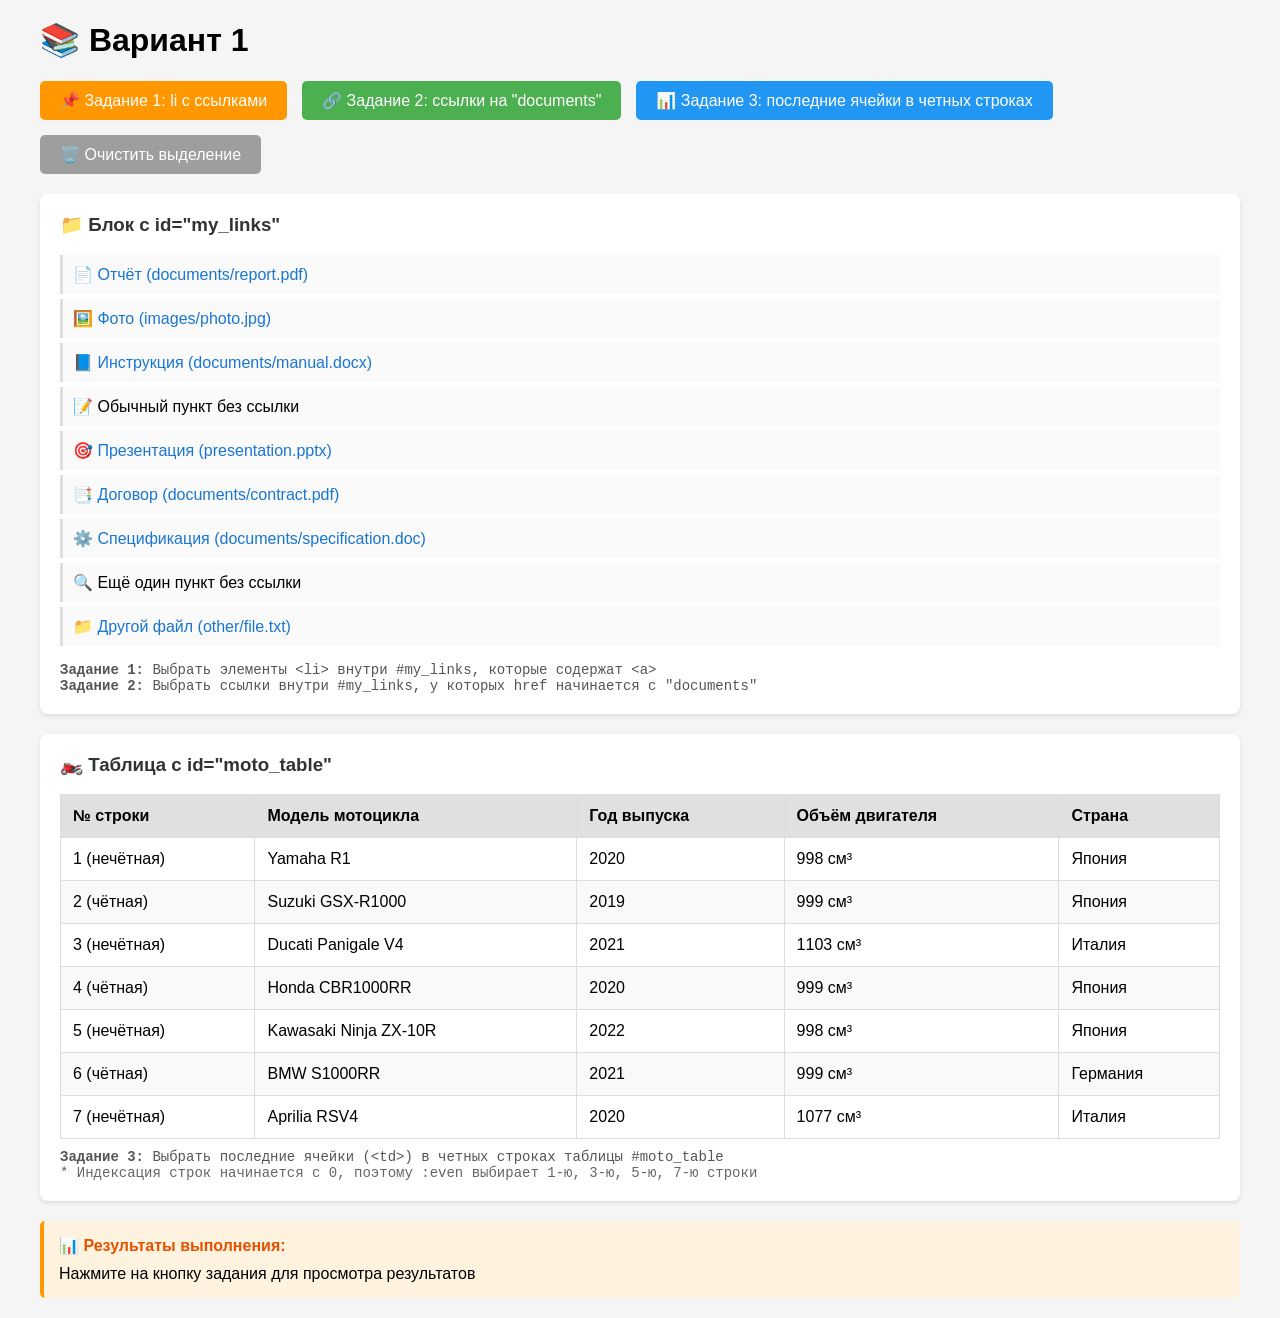
<file: 8.html>
<!DOCTYPE html>
<html lang="ru">
<head>
    <meta charset="UTF-8">
    <title>Лабораторная работа - Вариант 1</title>
    <script src="https://ajax.googleapis.com/ajax/libs/jquery/3.7.1/jquery.min.js"></script>
    <style>
        body {
            font-family: Arial, sans-serif;
            margin: 20px;
            background-color: #f5f5f5;
        }
        
        .container {
            max-width: 1200px;
            margin: 0 auto;
        }
        
        /* Стили для блоков */
        .block {
            background: white;
            border-radius: 8px;
            padding: 20px;
            margin-bottom: 20px;
            box-shadow: 0 2px 4px rgba(0,0,0,0.1);
        }
        
        .block h3 {
            margin-top: 0;
            color: #333;
        }
        
        /* Стили для выделения */
        .highlight-task1 {
            background-color: #ffeb3b !important;
            border: 2px solid #f9a825 !important;
            padding: 5px;
            transition: all 0.3s ease;
        }
        
        .highlight-task2 {
            background-color: #81c784 !important;
            border: 2px solid #388e3c !important;
            padding: 5px;
            transition: all 0.3s ease;
        }
        
        .highlight-task3 {
            background-color: #64b5f6 !important;
            border: 2px solid #1565c0 !important;
            font-weight: bold !important;
            transition: all 0.3s ease;
        }
        
        /* Стили для кнопок */
        .button-group {
            display: flex;
            gap: 15px;
            margin-bottom: 20px;
            flex-wrap: wrap;
        }
        
        .btn {
            padding: 10px 20px;
            font-size: 16px;
            border: none;
            border-radius: 5px;
            cursor: pointer;
            transition: transform 0.2s, background-color 0.2s;
        }
        
        .btn:hover {
            transform: translateY(-2px);
        }
        
        .btn-task1 {
            background-color: #ff9800;
            color: white;
        }
        
        .btn-task1:hover {
            background-color: #f57c00;
        }
        
        .btn-task2 {
            background-color: #4caf50;
            color: white;
        }
        
        .btn-task2:hover {
            background-color: #388e3c;
        }
        
        .btn-task3 {
            background-color: #2196f3;
            color: white;
        }
        
        .btn-task3:hover {
            background-color: #1976d2;
        }
        
        .btn-clear {
            background-color: #9e9e9e;
            color: white;
        }
        
        .btn-clear:hover {
            background-color: #757575;
        }
        
        /* Стили для списка */
        #my_links ul {
            list-style: none;
            padding: 0;
        }
        
        #my_links li {
            padding: 10px;
            margin: 5px 0;
            background-color: #fafafa;
            border-left: 3px solid #ddd;
        }
        
        #my_links a {
            text-decoration: none;
            color: #1976d2;
        }
        
        #my_links a:hover {
            text-decoration: underline;
        }
        
        /* Стили для таблицы */
        table {
            width: 100%;
            border-collapse: collapse;
        }
        
        th, td {
            border: 1px solid #ddd;
            padding: 12px;
            text-align: left;
        }
        
        th {
            background-color: #e0e0e0;
        }
        
        tr {
            transition: background-color 0.3s ease;
        }
        
        /* Информационная панель */
        .info-panel {
            background-color: #fff3e0;
            border-left: 4px solid #ff9800;
            padding: 15px;
            margin-top: 20px;
            border-radius: 5px;
        }
        
        .info-panel h4 {
            margin: 0 0 10px 0;
            color: #e65100;
}
        
        .info-text {
            font-family: monospace;
            font-size: 14px;
            color: #555;
        }
        
        .counter {
            font-weight: bold;
            color: #ff9800;
        }
    </style>
</head>
<body>
<div class="container">
    <h1>📚 Вариант 1</h1>
    
    <!-- Кнопки управления -->
    <div class="button-group">
        <button class="btn btn-task1" id="btnTask1">📌 Задание 1: li с ссылками</button>
        <button class="btn btn-task2" id="btnTask2">🔗 Задание 2: ссылки на "documents"</button>
        <button class="btn btn-task3" id="btnTask3">📊 Задание 3: последние ячейки в четных строках</button>
        <button class="btn btn-clear" id="btnClear">🗑️ Очистить выделение</button>
    </div>
    
    <div class="block" id="block1">
        <h3>📁 Блок с id="my_links"</h3>
        <div id="my_links">
            <ul>
                <li><a href="documents/report.pdf">📄 Отчёт (documents/report.pdf)</a></li>
                <li><a href="images/photo.jpg">🖼️ Фото (images/photo.jpg)</a></li>
                <li><a href="documents/manual.docx">📘 Инструкция (documents/manual.docx)</a></li>
                <li>📝 Обычный пункт без ссылки</li>
                <li><a href="presentation.pptx">🎯 Презентация (presentation.pptx)</a></li>
                <li><a href="documents/contract.pdf">📑 Договор (documents/contract.pdf)</a></li>
                <li><a href="documents/specification.doc">⚙️ Спецификация (documents/specification.doc)</a></li>
                <li>🔍 Ещё один пункт без ссылки</li>
                <li><a href="other/file.txt">📁 Другой файл (other/file.txt)</a></li>
            </ul>
        </div>
        <div class="info-text">
            <strong>Задание 1:</strong> Выбрать элементы &lt;li&gt; внутри #my_links, которые содержат &lt;a&gt;<br>
            <strong>Задание 2:</strong> Выбрать ссылки внутри #my_links, у которых href начинается с "documents"
        </div>
    </div>
    <div class="block" id="block2">
        <h3>🏍️ Таблица с id="moto_table"</h3>
        <div style="overflow-x: auto;">
            <table id="moto_table">
                <thead>
                    <tr>
                        <th>№ строки</th>
                        <th>Модель мотоцикла</th>
                        <th>Год выпуска</th>
                        <th>Объём двигателя</th>
                        <th>Страна</th>
                    </tr>
                </thead>
                <tbody>
                    <tr style="background-color: #fff;">
                        <td>1 (нечётная)</td>
                        <td>Yamaha R1</td>
                        <td>2020</td>
                        <td>998 см³</td>
                        <td>Япония</td>
                    </tr>
                    <tr style="background-color: #f9f9f9;">
                        <td>2 (чётная)</td>
                        <td>Suzuki GSX-R1000</td>
                        <td>2019</td>
                        <td>999 см³</td>
                        <td>Япония</td>
                    </tr>
                    <tr style="background-color: #fff;">
                        <td>3 (нечётная)</td>
                        <td>Ducati Panigale V4</td>
                        <td>2021</td>
                        <td>1103 см³</td>
                        <td>Италия</td>
                    </tr>
                    <tr style="background-color: #f9f9f9;">
                        <td>4 (чётная)</td>
                        <td>Honda CBR1000RR</td>
                        <td>2020</td>
                        <td>999 см³</td>
                        <td>Япония</td>
                    </tr>
                    <tr style="background-color: #fff;">
                        <td>5 (нечётная)</td>
                        <td>Kawasaki Ninja ZX-10R</td>
                        <td>2022</td>
<td>998 см³</td>
                        <td>Япония</td>
                    </tr>
                    <tr style="background-color: #f9f9f9;">
                        <td>6 (чётная)</td>
                        <td>BMW S1000RR</td>
                        <td>2021</td>
                        <td>999 см³</td>
                        <td>Германия</td>
                    </tr>
                    <tr style="background-color: #fff;">
                        <td>7 (нечётная)</td>
                        <td>Aprilia RSV4</td>
                        <td>2020</td>
                        <td>1077 см³</td>
                        <td>Италия</td>
                    </tr>
                </tbody>
            </table>
        </div>
        <div class="info-text" style="margin-top: 10px;">
            <strong>Задание 3:</strong> Выбрать последние ячейки (&lt;td&gt;) в четных строках таблицы #moto_table<br>
            <span style="color: #666;">* Индексация строк начинается с 0, поэтому :even выбирает 1-ю, 3-ю, 5-ю, 7-ю строки</span>
        </div>
    </div>
    
    <!-- Информационная панель -->
    <div class="info-panel" id="infoPanel">
        <h4>📊 Результаты выполнения:</h4>
        <div id="resultInfo">
            Нажмите на кнопку задания для просмотра результатов
        </div>
    </div>
</div>

<script>
    $(document).ready(function() {
        $("#btnTask1").click(function() {
            clearHighlights();
            var elements = $("#my_links li:has(a)");
            elements.addClass("highlight-task1");
            if(elements.length > 0) {
                $('html, body').animate({
                    scrollTop: elements.first().offset().top - 100
                }, 500);
            }
            var elementList = [];
            elements.each(function(index) {
                var text = $(this).text().trim().substring(0, 50);
                elementList.push((index+1) + ". " + text);
            });
            
            $("#resultInfo").html(`
                <strong>✅ Задание 1 выполнено!</strong><br>
                <strong>Селектор:</strong> $("#my_links li:has(a)")<br>
                <strong>Найдено элементов:</strong> <span class="counter">${elements.length}</span><br>
                <strong>Найденные элементы (li с ссылками):</strong><br>
                ${elementList.join("<br>")}
            `);
        });
        $("#btnTask2").click(function() {
            clearHighlights();
            var elements = $("#my_links a[href^='documents']");
            elements.addClass("highlight-task2");
            elements.parent("li").addClass("highlight-task2");
            if(elements.length > 0) {
                $('html, body').animate({
                    scrollTop: elements.first().offset().top - 100
                }, 500);
            }
            var elementList = [];
            elements.each(function(index) {
                var href = $(this).attr("href");
                var text = $(this).text().trim();
                elementList.push((index+1) + ". " + text + " → " + href);
            });
            
            $("#resultInfo").html(`
                <strong>✅ Задание 2 выполнено!</strong><br>
                <strong>Селектор:</strong> $("#my_links a[href^='documents']")<br>
<strong>Найдено ссылок:</strong> <span class="counter">${elements.length}</span><br>
                <strong>Найденные ссылки (href начинается с "documents"):</strong><br>
                ${elementList.join("<br>")}
            `);
        });
        
        $("#btnTask3").click(function() {
            clearHighlights();

            var elements = $("#moto_table tr:even > td:last-child");
            elements.addClass("highlight-task3");
            if(elements.length > 0) {
                $('html, body').animate({
                    scrollTop: elements.first().offset().top - 100
                }, 500);
            }
            var elementList = [];
            elements.each(function(index) {
                var rowIndex = $(this).closest("tr").index();
                var value = $(this).text().trim();
                elementList.push((index+1) + ". Строка " + (rowIndex+1) + " (индекс " + rowIndex + ") → " + value);
            });
            
            $("#resultInfo").html(`
                <strong>✅ Задание 3 выполнено!</strong><br>
                <strong>Селектор:</strong> $("#moto_table tr:even > td:last-child")<br>
                <strong>Найдено ячеек:</strong> <span class="counter">${elements.length}</span><br>
                <strong>Найденные ячейки (последние ячейки в чётных строках):</strong><br>
                ${elementList.join("<br>")}<br><br>
                <span style="font-size: 12px; color: #666;">💡 Примечание: индексация строк начинается с 0, поэтому :even даёт строки с номерами 1, 3, 5, 7...</span>
            `);
        });
        
        // ========== ОЧИСТКА ВЫДЕЛЕНИЯ ==========
        $("#btnClear").click(function() {
            clearHighlights();
            $("#resultInfo").html("Выделение очищено. Нажмите на кнопку задания для просмотра результатов.");
        });
        
        // Функция очистки всех выделений
        function clearHighlights() {
            $(".highlight-task1").removeClass("highlight-task1");
            $(".highlight-task2").removeClass("highlight-task2");
            $(".highlight-task3").removeClass("highlight-task3");
        }
        
    });
</script>
</body>
</html>
</file>
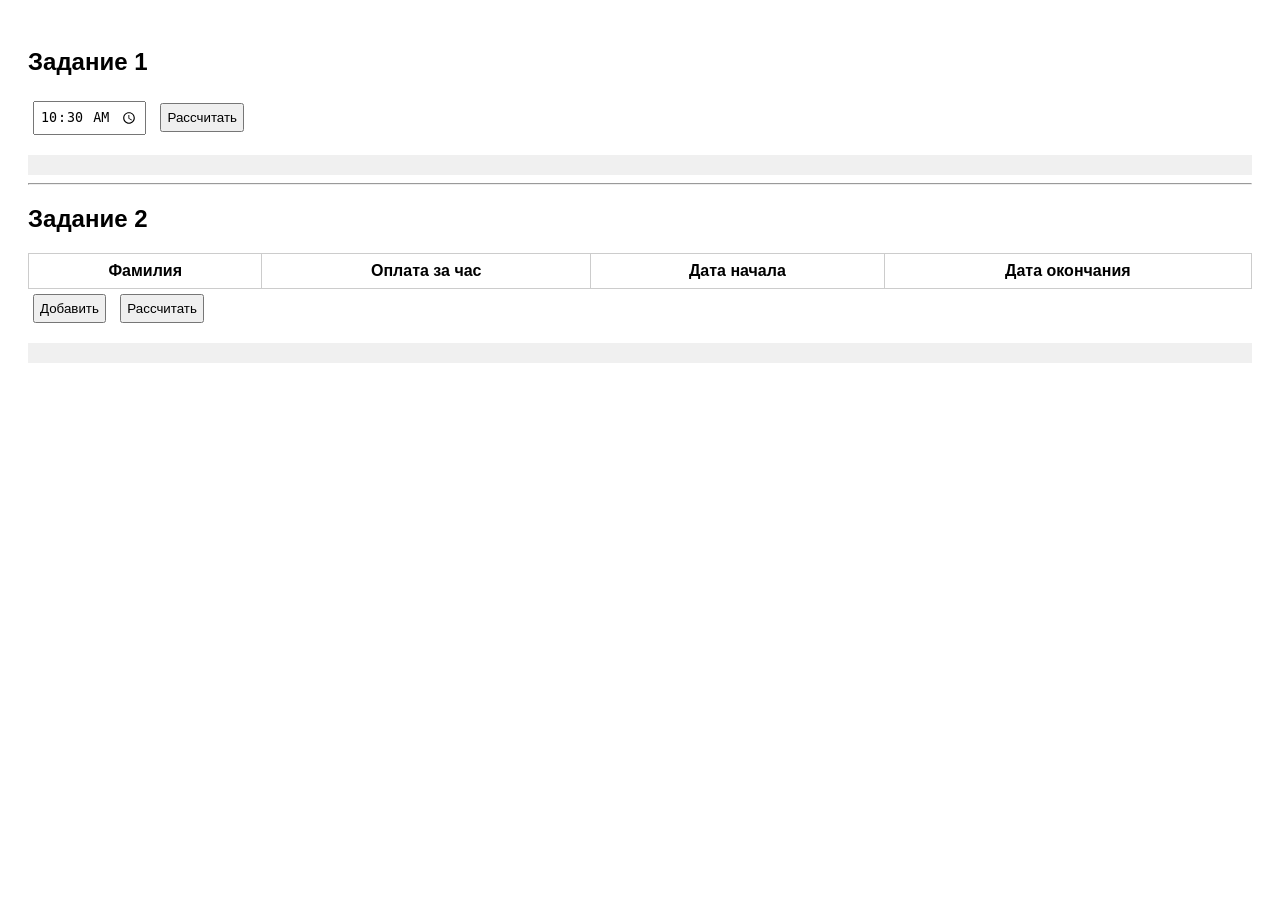
<file: l5.html>
<!DOCTYPE html>
<html lang="ru">
<head>
<meta charset="UTF-8">
<title>Лабораторная работа</title>

<style>
body{
    font-family: Arial;
    padding:20px;
}

table{
    border-collapse: collapse;
    width:100%;
    margin-top:15px;
}

th, td{
    border:1px solid #ccc;
    padding:8px;
}

input, button{
    padding:5px;
    margin:5px;
}

.result{
    margin-top:15px;
    padding:10px;
    background:#f0f0f0;
}
</style>
</head>

<body>

<h2>Задание 1</h2>

<input type="time" id="timeInput" value="10:30">
<button onclick="calcMinutes()">Рассчитать</button>

<div id="minutesResult" class="result"></div>

<hr>

<h2>Задание 2</h2>

<table border="1">
<thead>
<tr>
    <th>Фамилия</th>
    <th>Оплата за час</th>
    <th>Дата начала</th>
    <th>Дата окончания</th>
</tr>
</thead>
<tbody id="empBody"></tbody>
</table>

<button onclick="Data.addRow()">Добавить</button>
<button onclick="Data.calculate()">Рассчитать</button>

<div id="results" class="result"></div>

<script>
// =====================
// ЗАДАНИЕ 1
// =====================
function calcMinutes(){
    let value = document.getElementById("timeInput").value;
    if(value === ""){
        document.getElementById("minutesResult").innerHTML = "Введите время";
        return;
    }
    let date = new Date("2025-01-01T" + value);
    let hours = date.getHours();
    let minutes = date.getMinutes();
    let startHours = 9;
    let startMinutes = 0;
    let total = hours * 60 + minutes;
    let start = startHours * 60 + startMinutes;
    if(total < start){
        document.getElementById("minutesResult").innerHTML = "Занятие еще не началось";
    }else{
        let diff = total - start;
        document.getElementById("minutesResult").innerHTML = "От начала занятия прошло " + diff + " минут";
    }
}

// =====================
// ЗАДАНИЕ 2
// =====================
const Data = {
    employees: [],

    // Сохранение в localStorage
    saveToStorage: function(){
        localStorage.setItem("employeesData", JSON.stringify(this.employees));
        console.log("Сохранено:", this.employees); // Для отладки
    },

    // Загрузка из localStorage
    loadFromStorage: function(){
        let saved = localStorage.getItem("employeesData");
        console.log("Загружено из storage:", saved); // Для отладки
        
        if(saved){
            this.employees = JSON.parse(saved);
        }else{
            // Данные по умолчанию
            this.employees = [
                {lastName:"Иванов", rate:250, start:"2025-04-01", end:"2025-04-10"},
                {lastName:"Петров", rate:300, start:"2025-04-05", end:"2025-04-15"},
                {lastName:"Сидоров", rate:280, start:"2025-04-07", end:"2025-04-20"},
                {lastName:"Козлова", rate:350, start:"2025-04-01", end:"2025-04-12"},
                {lastName:"Морозов", rate:320, start:"2025-04-10", end:"2025-04-25"},
                {lastName:"Васильева", rate:400, start:"2025-04-03", end:"2025-04-18"},
                {lastName:"Никитин", rate:270, start:"2025-04-08", end:"2025-04-22"}
            ];
            this.saveToStorage();
        }
        this.renderTable();
    },

    renderTable: function(){
        let body = document.getElementById("empBody");
        if(!body){
            console.error("Элемент empBody не найден!");
            return;
        }
        body.innerHTML = "";
        
        for(let i = 0; i < this.employees.length; i++){
            let e = this.employees[i];
            let row = body.insertRow();
            
            let cell1 = row.insertCell(0);
            let input1 = document.createElement("input");
            input1.type = "text";
            input1.value = e.lastName;
            input1.onchange = function(){ Data.updateField(i, 'lastName', this.value); };
            cell1.appendChild(input1);
            
            let cell2 = row.insertCell(1);
            let input2 = document.createElement("input");
            input2.type = "number";
            input2.value = e.rate;
            input2.onchange = function(){ Data.updateField(i, 'rate', parseFloat(this.value)); };
            cell2.appendChild(input2);
            
            let cell3 = row.insertCell(2);
            let input3 = document.createElement("input");
            input3.type = "date";
            input3.value = e.start;
            input3.onchange = function(){ Data.updateField(i, 'start', this.value); };
            cell3.appendChild(input3);
            
            let cell4 = row.insertCell(3);
            let input4 = document.createElement("input");
            input4.type = "date";
            input4.value = e.end;
            input4.onchange = function(){ Data.updateField(i, 'end', this.value); };
            cell4.appendChild(input4);
        }
    },

    updateField: function(index, field, value){
        this.employees[index][field] = value;
        this.saveToStorage();
    },

    addRow: function(){
        this.employees.push({lastName:"Новый", rate:100, start:"2025-04-01", end:"2025-04-05"});
        this.renderTable();
        this.saveToStorage();
    },

    workDays: function(startStr, endStr){
        if(!startStr || !endStr) return 0;
        let start = new Date(startStr);
        let end = new Date(endStr);
        let days = 0;
        let current = new Date(start);
        while(current <= end){
            let day = current.getDay();
            if(day != 0 && day != 6) days++;
            current.setDate(current.getDate() + 1);
        }
        return days;
    },

    weekendDays: function(startStr, endStr){
        if(!startStr || !endStr) return 0;
        let start = new Date(startStr);
        let end = new Date(endStr);
        let days = 0;
        let current = new Date(start);
        while(current <= end){
            let day = current.getDay();
            if(day == 0 || day == 6) days++;
            current.setDate(current.getDate() + 1);
        }
        return days;
    },

    calculate: function(){
        let html = "<h3>Результаты расчета:</h3>";
        for(let i = 0; i < this.employees.length; i++){
            let e = this.employees[i];
            if(!e.lastName || !e.start  || !e.end || !e.rate){
                html += <div><b>${e.lastName || "Нет фамилии"}</b> - данные не заполнены</div>;
                continue;
            }
            let work = this.workDays(e.start, e.end);
            let weekend = this.weekendDays(e.start, e.end);
            let money = work * 8 * parseFloat(e.rate);
            html += `
                <div style="margin-bottom:15px; border-bottom:1px solid #ccc;">
                    <b>${e.lastName}</b><br>
                    Рабочих дней: ${work}<br>
                    Выходных дней: ${weekend}<br>
                    Гонорар: ${money} руб.
                </div>
            `;
        }
        document.getElementById("results").innerHTML = html;
    }
};

// Запускаем после полной загрузки страницы
window.addEventListener('DOMContentLoaded', function() {
    Data.loadFromStorage();
});
</script>

</body>
</html>
</file>
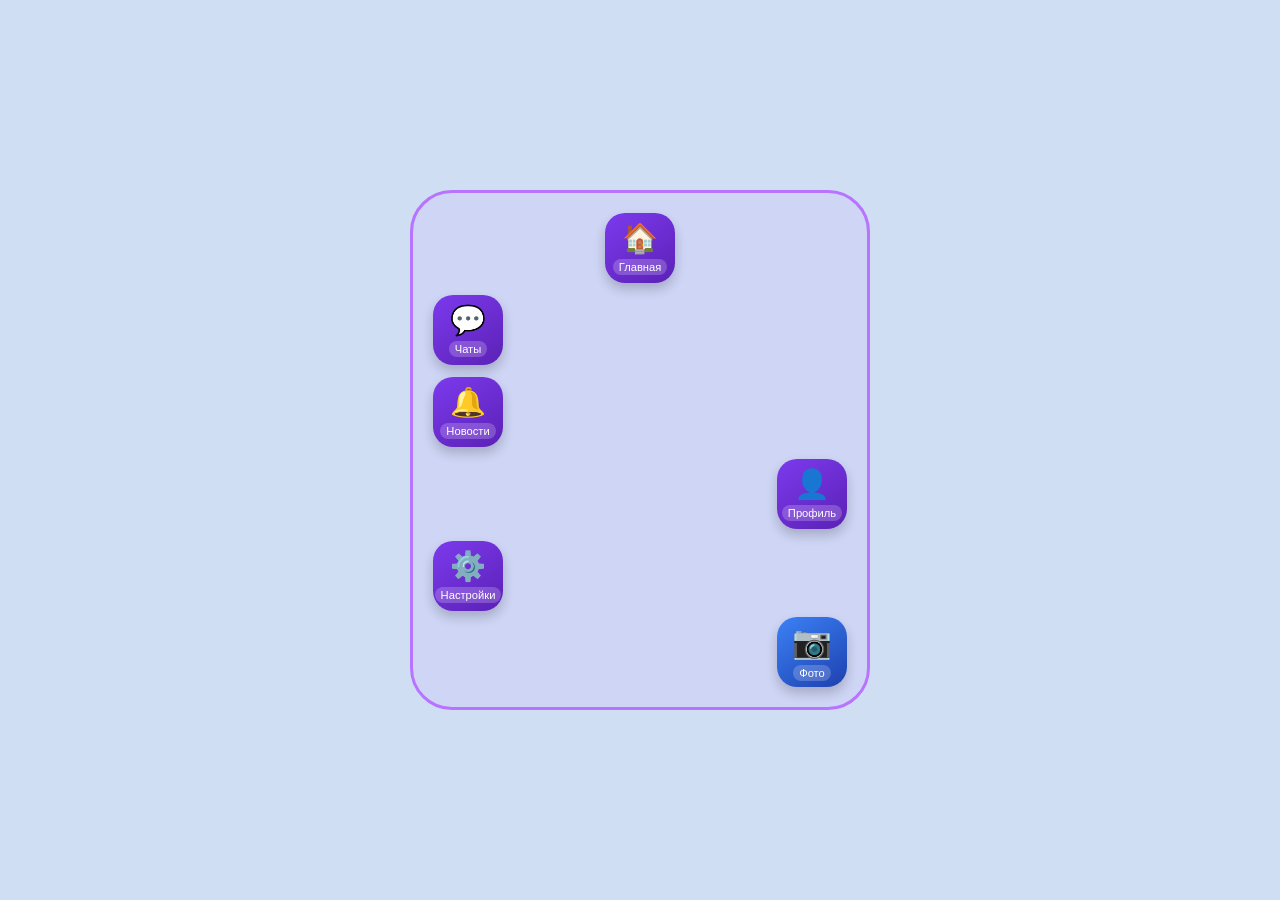
<file: Untitled-1.html>
<!DOCTYPE html>
<html lang="ru">
<head>
    <meta charset="UTF-8">
    <title>Flexbox — Навигационное меню</title>
    <style>
        * {
            margin: 0;
            padding: 0;
            box-sizing: border-box;
        }

        body {
            background: #cfdef3;
            min-height: 100vh;
            display: flex;
            justify-content: center;
            align-items: center;
            font-family: 'Segoe UI', Roboto, sans-serif;
        }

        .container {
            border: 3px solid #b873ff;
            background: rgba(200, 160, 255, 0.15);
            padding: 20px;
            border-radius: 42px;
            width: 460px;
            height: 520px;
            display: flex;
            flex-direction: column;
            justify-content: space-between;
        }

        .top-group {
            display: flex;
            flex-direction: column;
            gap: 12px;
        }

        .row {
            display: flex;
            justify-content: space-between;
            width: 100%;
        }

        .row-center {
            display: flex;
            justify-content: center;
        }

        .row-left {
            display: flex;
            justify-content: flex-start;
        }

        .card {
            width: 70px;
            height: 70px;
            border-radius: 20px;
            display: flex;
            flex-direction: column;
            justify-content: center;
            align-items: center;
            font-size: 0.9rem;
            font-weight: bold;
            color: white;
            background: linear-gradient(145deg, #7c3aed, #5b21b6);
            box-shadow: 0 6px 12px rgba(0,0,0,0.2);
            text-align: center;
            padding: 6px;
            transition: transform 0.2s;
            cursor: pointer;
        }

        .card:hover {
            transform: scale(1.05);
            background: linear-gradient(145deg, #8b5cf6, #6d28d9);
        }

        .card-icon {
            font-size: 1.8rem;
            margin-bottom: 4px;
        }

        .card-text {
            font-size: 0.7rem;
            font-weight: normal;
            background: rgba(255,255,255,0.2);
            padding: 2px 6px;
            border-radius: 20px;
        }
        .card-image {
            background: linear-gradient(145deg, #3b82f6, #1e40af);
        }
        
        .card-image .card-icon {
            font-size: 2rem;
        }

        .bottom-row {
            display: flex;
            justify-content: flex-end;
        }
    </style>
</head>
<body>
    <div class="container">
        <div class="top-group">
            <div class="row-center">
                <div class="card">
                    <div class="card-icon">🏠</div>
                    <div class="card-text">Главная</div>
                </div>
            </div>
            <div class="row-left">
                <div class="card">
                    <div class="card-icon">💬</div>
                    <div class="card-text">Чаты</div>
                </div>
            </div>
            <div class="row-left">
                <div class="card">
                    <div class="card-icon">🔔</div>
                    <div class="card-text">Новости</div>
                </div>
            </div>
            <div class="row">
                <div></div> 
                <div class="card">
                    <div class="card-icon">👤</div>
                    <div class="card-text">Профиль</div>
                </div>
            </div>
            <div class="row-left">
                <div class="card">
                    <div class="card-icon">⚙️</div>
                    <div class="card-text">Настройки</div>
                </div>
            </div>
        </div>
        <div class="bottom-row">
            <div class="card card-image">
                <div class="card-icon">📷</div>
                <div class="card-text">Фото</div>
            </div>
        </div>
    </div>
</body>
</html>
</file>
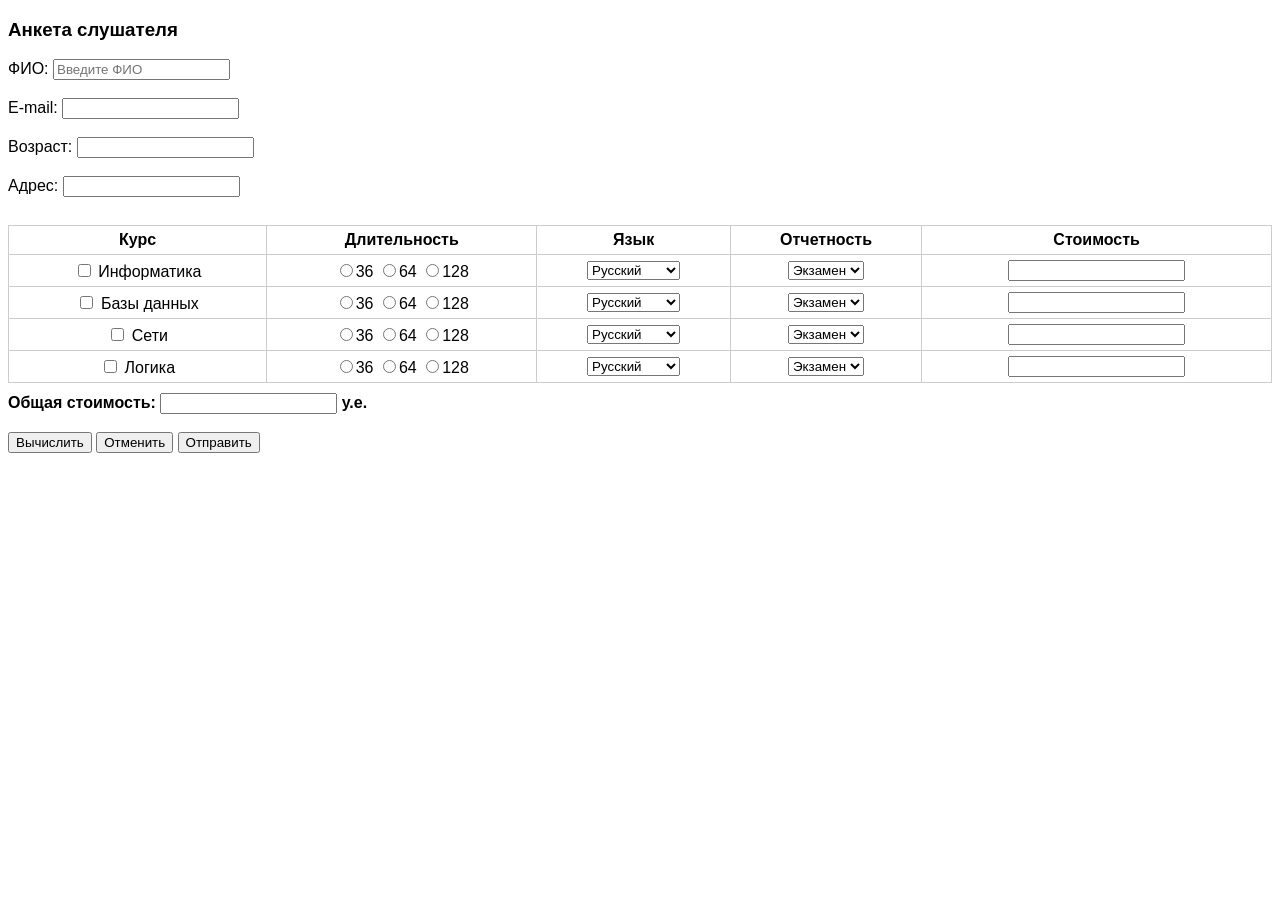
<file: Untitled-2.html>
<!DOCTYPE html>
<html lang="ru">
<head>
<meta charset="UTF-8">
<title>Анкета слушателя курсов</title>
<style>
    body { font-family: Arial; }
    table { border-collapse: collapse; width: 100%; margin-top: 10px; }
    td, th { border: 1px solid #ccc; padding: 5px; text-align: center; }
    .total { margin-top: 10px; font-weight: bold; }
</style>
</head>
<body>

<h3>Анкета слушателя</h3>
<form id="courseForm">
    ФИО: <input type="text" name="fio" required placeholder="Введите ФИО"><br><br>
    E-mail: <input type="email"><br><br>
    Возраст: <input type="number"><br><br>
    Адрес: <input type="text"><br><br>

    <table>
        <tr>
            <th>Курс</th>
            <th>Длительность</th>
            <th>Язык</th>
            <th>Отчетность</th>
            <th>Стоимость</th>
        </tr>

        <tr>
            <td><input type="checkbox" class="course" data-base="10"> Информатика</td>
            <td>
                <input type="radio" name="dur1" value="1">36
                <input type="radio" name="dur1" value="1.5">64
                <input type="radio" name="dur1" value="2">128
            </td>
            <td>
                <select class="lang">
                    <option value="1">Русский</option>
                    <option value="1.2">Английский</option>
                </select>
            </td>
            <td>
                <select class="report">
                    <option value="1">Экзамен</option>
                    <option value="0.8">Зачет</option>
                </select>
            </td>
            <td><input type="text" class="price" readonly></td>
        </tr>

        <tr>
            <td><input type="checkbox" class="course" data-base="8"> Базы данных</td>
            <td>
                <input type="radio" name="dur2" value="1">36
                <input type="radio" name="dur2" value="1.5">64
                <input type="radio" name="dur2" value="2">128
            </td>
            <td>
                <select class="lang">
                    <option value="1">Русский</option>
                    <option value="1.2">Английский</option>
                </select>
            </td>
            <td>
                <select class="report">
                    <option value="1">Экзамен</option>
                    <option value="0.8">Зачет</option>
                </select>
            </td>
            <td><input type="text" class="price" readonly></td>
        </tr>

        <tr>
            <td><input type="checkbox" class="course" data-base="6"> Сети</td>
            <td>
                <input type="radio" name="dur3" value="1">36
                <input type="radio" name="dur3" value="1.5">64
                <input type="radio" name="dur3" value="2">128
            </td>
            <td>
                <select class="lang">
                    <option value="1">Русский</option>
                    <option value="1.2">Английский</option>
                </select>
            </td>
            <td>
                <select class="report">
                    <option value="1">Экзамен</option>
                    <option value="0.8">Зачет</option>
                </select>
            </td>
            <td><input type="text" class="price" readonly></td>
        </tr>

        <tr>
            <td><input type="checkbox" class="course" data-base="5"> Логика</td>
            <td>
                <input type="radio" name="dur4" value="1">36
                <input type="radio" name="dur4" value="1.5">64
                <input type="radio" name="dur4" value="2">128
            </td>
            <td>
                <select class="lang">
                    <option value="1">Русский</option>
                    <option value="1.2">Английский</option>
                </select>
            </td>
            <td>
                <select class="report">
                    <option value="1">Экзамен</option>
                    <option value="0.8">Зачет</option>
                </select>
            </td>
            <td><input type="text" class="price" readonly></td>
        </tr>
    </table>

    <div class="total">
        Общая стоимость:
        <input type="text" id="total" readonly> у.е.
    </div><br>

    <button type="submit">Вычислить</button>
    <button type="reset">Отменить</button>
    <input type = "submit" value = "Отправить">
</form>

<script>
document.getElementById("courseForm").addEventListener("submit", function(e) {
    e.preventDefault();

    let total = 0;
    let rows = document.querySelectorAll("table tr");

    rows.forEach((row, index) => {
        if (index === 0) return;

        let checkbox = row.querySelector(".course");
        let priceField = row.querySelector(".price");

        if (checkbox.checked) {
            let base = parseFloat(checkbox.dataset.base);

            let duration = row.querySelector("input[type=radio]:checked");
            let lang = row.querySelector(".lang").value;
            let report = row.querySelector(".report").value;

            if (duration) {
                let cost = base * duration.value * lang * report;
                priceField.value = cost.toFixed(2);
                total += cost;
            } else {
                priceField.value = "";
            }
        } else {
            priceField.value = "";
        }
    });

    document.getElementById("total").value = total.toFixed(2);
});
</script>

</body>
</html>
</file>
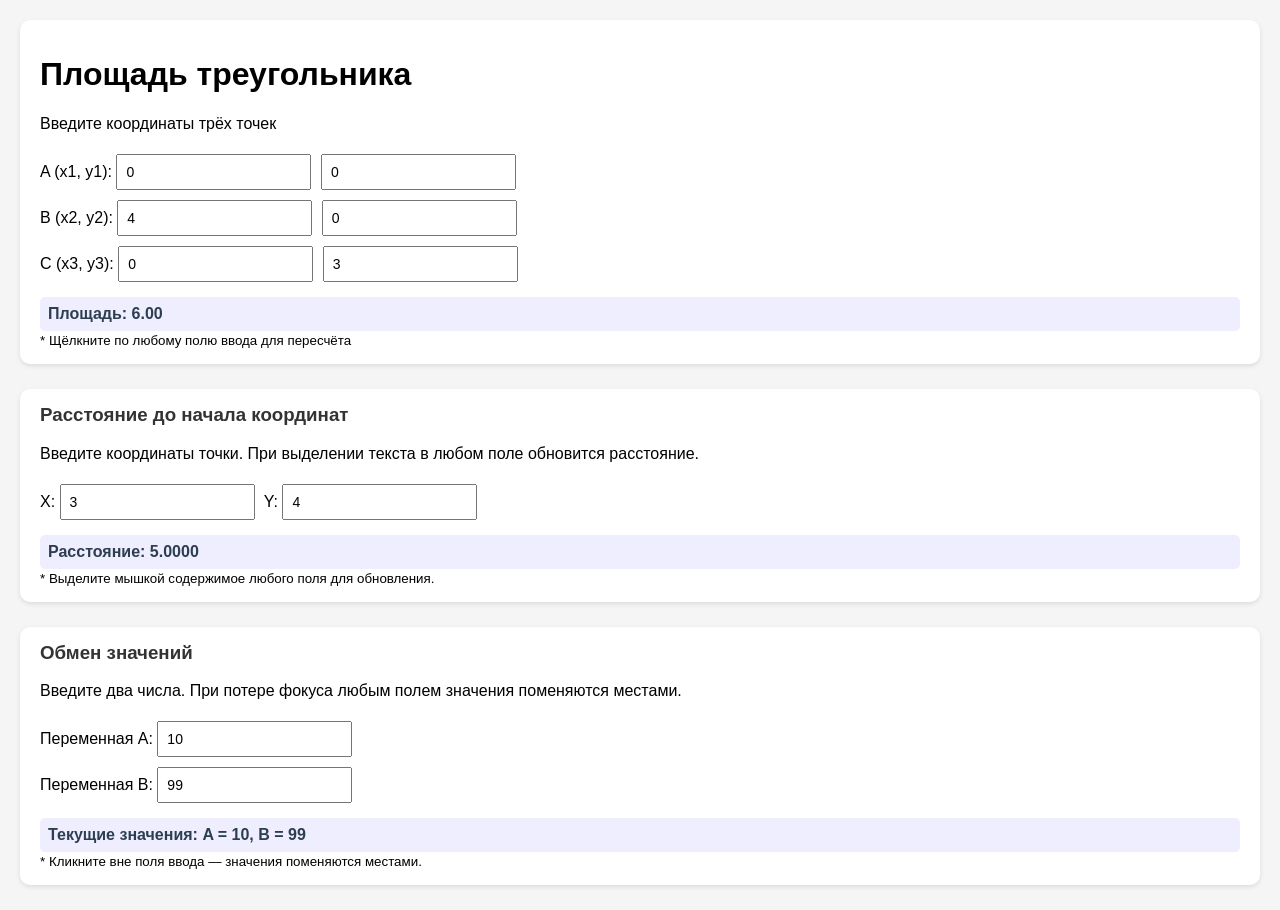
<file: Untitled-3.html>
<!DOCTYPE html>
<head>
    <title>Лабораторная работа: события Focus, Select, Blur</title>
    <style>
        body {
            font-family: Arial, sans-serif;
            margin: 20px;
            background-color: #f5f5f5;
        }
        .block {
            background: white;
            margin-bottom: 25px;
            padding: 15px 20px;
            border-radius: 10px;
            box-shadow: 0 2px 5px rgba(0,0,0,0.1);
        }
        h3 {
            margin-top: 0;
            color: #333;
        }
        input, button {
            margin: 5px 5px 5px 0;
            padding: 8px;
            font-size: 14px;
        }
        .result {
            margin-top: 10px;
            font-weight: bold;
            color: #2c3e50;
            background: #eef;
            padding: 8px;
            border-radius: 5px;
        }
        hr {
            margin: 15px 0;
        }
    </style>
</head>
<body>
<div class="block">
    <h1> Площадь треугольника </h1>
    <p>Введите координаты трёх точек</p>
    <label>A (x1, y1):</label>
    <input type="number" id="x1" value="0" step="any"> 
    <input type="number" id="y1" value="0" step="any"><br>
    <label>B (x2, y2):</label>
    <input type="number" id="x2" value="4" step="any"> 
    <input type="number" id="y2" value="0" step="any"><br>
    <label>C (x3, y3):</label>
    <input type="number" id="x3" value="0" step="any"> 
    <input type="number" id="y3" value="3" step="any"><br>
    <div class="result" id="areaResult">Площадь: 6.00</div>
    <small>* Щёлкните по любому полю ввода для пересчёта</small>
</div>
<div class="block">
    <h3> Расстояние до начала координат </h3>
    <p>Введите координаты точки. При выделении текста в любом поле обновится расстояние.</p>
    <label>X:</label>
    <input type="number" id="pointX" value="3" step="any">
    <label>Y:</label>
    <input type="number" id="pointY" value="4" step="any"><br>
    <div class="result" id="distanceResult">Расстояние: 5.00</div>
    <small>* Выделите мышкой содержимое любого поля для обновления.</small>
</div>
<div class="block">
    <h3> Обмен значений </h3>
    <p>Введите два числа. При потере фокуса любым полем значения поменяются местами.</p>
    <label>Переменная A:</label>
    <input type="number" id="varA" value="10" step="any"><br>
    <label>Переменная B:</label>
    <input type="number" id="varB" value="99" step="any"><br>
    <div class="result" id="swapResult">Текущие значения: A = 10, B = 99</div>
    <small>* Кликните вне поля ввода  — значения поменяются местами.</small>
</div>

<script>
    function calculateTriangleArea() {
        let x1 = parseFloat(document.getElementById('x1').value);
        let y1 = parseFloat(document.getElementById('y1').value);
        let x2 = parseFloat(document.getElementById('x2').value);
        let y2 = parseFloat(document.getElementById('y2').value);
        let x3 = parseFloat(document.getElementById('x3').value);
        let y3 = parseFloat(document.getElementById('y3').value);
        if (isNaN(x1) || isNaN(y1) || isNaN(x2) || isNaN(y2) || isNaN(x3) || isNaN(y3)) {
            document.getElementById('areaResult').innerHTML = 'Площадь: некорректные координаты';
            return;
        }
        let area = Math.abs((x2 - x1) * (y3 - y1) - (x3 - x1) * (y2 - y1)) / 2;
        document.getElementById('areaResult').innerHTML = `Площадь: ${area.toFixed(2)}`;
    }
    const triangleInputs = ['x1', 'y1', 'x2', 'y2', 'x3', 'y3'];
    triangleInputs.forEach(id => {
        let input = document.getElementById(id);
        if (input) {
            input.addEventListener('focus', calculateTriangleArea);
        }
    });
    calculateTriangleArea();
    function calculateDistance() {
        let x = parseFloat(document.getElementById('pointX').value);
        let y = parseFloat(document.getElementById('pointY').value);
        
        if (isNaN(x) || isNaN(y)) {
            document.getElementById('distanceResult').innerHTML = 'Расстояние: некорректные координаты';
            return;
        }
        
        let distance = Math.sqrt(x * x + y * y);
        document.getElementById('distanceResult').innerHTML = `Расстояние: ${distance.toFixed(4)}`;
    }
    document.getElementById('pointX').addEventListener('select', calculateDistance);
    document.getElementById('pointY').addEventListener('select', calculateDistance);
    calculateDistance();
    function swapValues() {
        let inputA = document.getElementById('varA');
        let inputB = document.getElementById('varB');
        let aVal = inputA.value;
        let bVal = inputB.value;
        inputA.value = bVal;
        inputB.value = aVal;
        document.getElementById('swapResult').innerHTML = `Текущие значения: A = ${bVal}, B = ${aVal}`;
    }
    document.getElementById('varA').addEventListener('blur', swapValues);
    document.getElementById('varB').addEventListener('blur', swapValues);
    function updateSwapDisplay() {
        let a = document.getElementById('varA').value;
        let b = document.getElementById('varB').value;
        document.getElementById('swapResult').innerHTML = `Текущие значения: A = ${a}, B = ${b}`;
    }
    updateSwapDisplay();
    document.getElementById('varA').addEventListener('input', updateSwapDisplay);
    document.getElementById('varB').addEventListener('input', updateSwapDisplay);
</script>
</body>
</html>
</file>
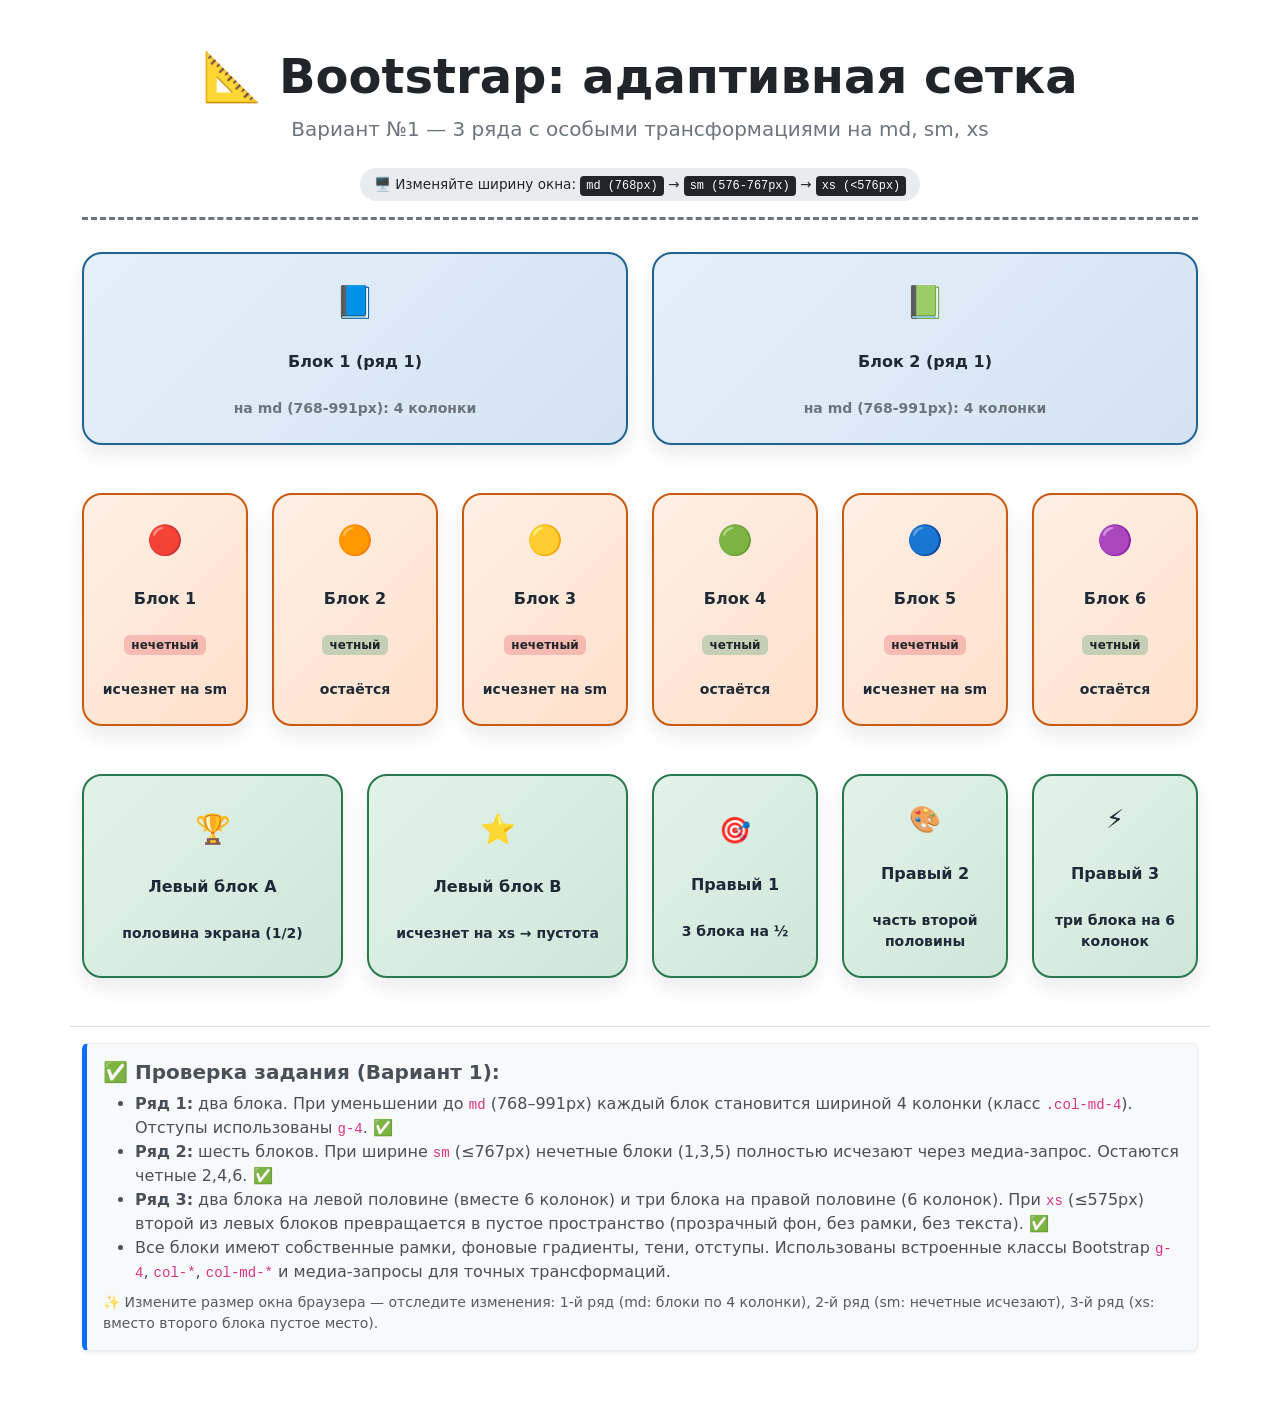
<file: бострап.html>
<!DOCTYPE html>
<html lang="ru">
<head>
    <meta charset="UTF-8">
    <meta name="viewport" content="width=device-width, initial-scale=1.0, user-scalable=yes">
    <title>Bootstrap Адаптивные блоки | Вариант 1</title>
    <!-- Bootstrap 5 CSS CDN -->
    <link href="https://cdn.jsdelivr.net/npm/bootstrap@5.3.0-alpha1/dist/css/bootstrap.min.css" rel="stylesheet">
    <style>
        /* ----- Базовые стили для всех блоков (рамки, отступы, тени, цвета) ----- */
        .custom-block {
            border: 2px solid #2c3e50;
            border-radius: 20px;
            padding: 1.5rem 0.8rem;
            background: linear-gradient(145deg, #ffffff, #f3f6fc);
            box-shadow: 0 10px 20px rgba(0, 0, 0, 0.08);
            transition: all 0.25s ease-in-out;
            text-align: center;
            font-weight: 600;
            font-family: 'Segoe UI', Roboto, system-ui, sans-serif;
            color: #1e2a36;
            height: 100%;
            display: flex;
            flex-direction: column;
            justify-content: center;
            align-items: center;
        }
        /* Разные цветовые темы для рядов (чтобы визуально отличать) */
        .row-1 .custom-block {
            background: linear-gradient(135deg, #e6f0fa, #d4e2f2);
            border-color: #1f6392;
        }
        .row-2 .custom-block {
            background: linear-gradient(135deg, #fff0e5, #ffe0cc);
            border-color: #c95a0f;
        }
        .row-3 .custom-block {
            background: linear-gradient(135deg, #e2f3e9, #d0e6db);
            border-color: #2a784e;
        }
        /* Ховер эффект для всех блоков */
        .custom-block:hover {
            transform: translateY(-5px);
            box-shadow: 0 18px 28px rgba(0, 0, 0, 0.12);
        }
        /* Дополнительные отступы между рядами */
        .section-row {
            margin-bottom: 2.5rem;
        }
        /* Заголовок страницы */
        .info-header {
            text-align: center;
            margin-bottom: 2rem;
            padding-bottom: 1rem;
            border-bottom: 3px dashed #6c757d;
        }
        .badge-resize {
            font-size: 0.85rem;
            background-color: #e9ecef;
            padding: 6px 14px;
            border-radius: 40px;
            display: inline-block;
            margin-top: 8px;
        }
        /* ---------- УСЛОВИЯ ЗАДАНИЯ ---------- */
        /* 1) Первый ряд: при уменьшении до -md- (т.е. ширина < 768px) 
              блоки должны быть шириной по 4 колонки. 
              По умолчанию на больших экранах блоки по 6 колонок (половина). 
              Используем комбинацию col-md-4 (планшет: два блока по 4/12) и col-12 col-lg-6 
              для крупных экранов. */
        
        /* 2) Второй ряд: при уменьшении до -sm- (ширина < 768px? В Bootstrap 5 sm: от 576px до 767px)
           В ТЗ: "-sm- во втором ряду - исчезают нечетные блоки" 
           Значит при max-width: 767.98px (все что меньше md) нечетные блоки скрываются.
           Реализуем через медиа-запрос: при (max-width: 767.98px) прячем нечетные .row-2 .col-*:nth-child(odd)
        */
        @media (max-width: 767.98px) {
            .row-2 .col-12:nth-child(odd),
            .row-2 [class*="col-"]:nth-child(odd) {
                display: none !important;
            }
        }

        /* 3) Третий ряд: при -xs- (max-width: 575.98px) вместо 2-го блока появляется пустое пространство.
              В третьем ряду два блока занимают половину экрана (по 6 колонок) и еще 3 блока на оставшуюся половину.
              Структура третьего ряда: Первые два блока по 6 колонок = 12 колонок? нет, условие:
              "два блока занимающие половину экрана и еще 3 блока на оставшуюся половину" 
              По сути: 2 блока вместе занимают 6 колонок? Или каждый из двух блоков по 6 колонок? Прочитаем внимательно: 
              "в третьем - два блока занимающие половину экрана и еще 3 блока на оставшуюся половину".
              Значит: первые два блока занимают левую половину экрана (например, по 3 колонки на блок или 6 колонок вместе? Обычно интерпретируют: 2 блока расположены вместе на половине экрана, т.е. каждый из двух блоков шириной col-3? Но лучше уточнить: половина экрана = 6 колонок. 
              Два блока на 6 колонок можно разделить: по 3 колонки на каждый блок (col-3 + col-3 = 6). 
              Оставшаяся половина (6 колонок) вмещает 3 блока: значит каждый из трех блоков шириной col-4 (4+4+4=12? Но оставшаяся половина это 6 колонок, 3 блока => по 2 колонки на блок? 
              Чтобы четко соблюсти условие: 2 блока (занимают половину экрана) и 3 блока (вторую половину). Значит левая часть (6 колонок) содержит два блока -> каждый по 3 колонки. Правая часть (6 колонок) содержит три блока -> каждый по 2 колонки.
              Итого: [3][3] | [2][2][2]. Это соответствует фразе "два блока занимающие половину экрана" (вдвоем) и "3 блока на оставшуюся половину". 
              Адаптивность: на xs при <576px, вместо второго блока (из первых двух) появляется пустое пространство. Т.е. скрываем второй блок левой половины, но оставляем колонку пустой (без контента, без рамок).
        */
        /* Базовые классы для 3-го ряда: 
           - два блока на левой половине: .col-6 .col-md-3 (на md+ по 3 колонки, чтобы вместе 6) 
           - три блока на правой половине: .col-6 .col-md-2 (по 2 колонки, 3 блока = 6 колонок)
           Но на экранах <768px чтобы не ломалось: зададим адаптивные брейкпоинты.
           Упростим: используем кастомные классы для сетки: 
           Левая группа: два блока класса .left-half-block (по 3 колонки на md+ и по 12 на xs? но чтобы на xs был эффект пустого второго блока). 
           Правая группа: три блока класса .right-third-block (по 2 колонки на md+ и адаптация на xs). 
           Чтобы управлять пустым пространством на xs: второму блоку левой половины присвоим класс .second-left-block
        */
        /* Стандартное поведение: на экранах >=768px */
        .left-col-item {
            flex: 0 0 auto;
            width: 50%; /* на мобильных показываем по полной, но на планшетах зададим через медиа */
        }
        /* Переопределим для md+ */
        @media (min-width: 768px) {
            .left-col-item {
                width: 25%; /* 3 колонки (12/4 =3) */
            }
            .right-col-item {
                width: 16.666666%; /* 2 колонки из 12 */
            }
        }
        /* Для xs (max-width: 575.98px): превращаем второй блок левой половины в пустое пространство */
        @media (max-width: 575.98px) {
            .second-left-block.empty-xs-space {
                /* пустое пространство: без фона, без рамки, без тени, без контента */
                background: transparent !important;
                border: 2px solid transparent !important;
                box-shadow: none !important;
                color: transparent !important;
                padding: 1.5rem 0.8rem !important;
            }
            .second-left-block.empty-xs-space span,
            .second-left-block.empty-xs-space div,
            .second-left-block.empty-xs-space p,
            .second-left-block.empty-xs-space h6 {
                display: none !important;
            }
            /* сохраняем колонку, но она визуально пустая */
        }
        /* дополнительно для третьего ряда сохраним высоту блоков одинаковой */
        .row-3 .custom-block {
            justify-content: center;
        }
        /* Внутренние отступы для колонок используем Bootstrap g-* классы */
    </style>
</head>
<body>

<div class="container my-4 my-md-5">
    <div class="info-header">
        <h1 class="display-5 fw-semibold text-dark">📐 Bootstrap: адаптивная сетка</h1>
        <p class="lead text-secondary">Вариант №1 — 3 ряда с особыми трансформациями на <strong>md, sm, xs</strong></p>
        <div class="badge-resize">
            🖥️ Изменяйте ширину окна: <kbd>md (768px)</kbd> → <kbd>sm (576-767px)</kbd> → <kbd>xs (<576px)</kbd>
        </div>
    </div>

    <!-- ================= РЯД 1 ================= -->
    <!-- Условие: в первом ряду 2 блока. При уменьшении до -md- блоки по 4 колонки -->
    <!-- Используем встроенные классы отступов (g-3) и сдвигов не требуется, но сетка построена правильно -->
    <div class="row row-1 g-4 mb-5">
        <!-- Каждый блок: на экранах меньше md (768px) занимает 4 колонки (col-md-4). 
             На больших экранах (>=768) блоки по 6 колонок, чтобы было 2 блока в ряд. 
             Для этого: на md (>=768) ширина 6 колонок (col-md-6), но с условием -md- мы должны при ширине md 
             блоки стали по 4 колонки. Фактически брейкпоинт md действует в диапазоне 768-991px. 
             Нужно: при ширине экрана в диапазоне md (768-991px) задать col-md-4. При этом на lg+ (≥992px) можно col-lg-6.
             Уточнение: "При уменьшении до -md- в первом ряду - 2 блока по 4 колонки" - т.е. когда экран становится 
             меньше или равен брейкпоинту md? Bootstrap 5: md - ≥768px, но уменьшение до md означает планшетную ориентацию.
             Чтобы гарантировать для экранов планшетов (768-991px) блоки по 4 колонки, используем col-md-4.
             При этом на мобильных xs / sm они тоже корректно смотрятся: col-12 (полная ширина) для маленьких.
        -->
        <div class="col-12 col-md-4 col-lg-6">
            <div class="custom-block">
                <span style="font-size: 2rem;">📘</span><br>
                <strong>Блок 1 (ряд 1)</strong><br>
                <small class="text-secondary">на md (768-991px): 4 колонки</small>
            </div>
        </div>
        <div class="col-12 col-md-4 col-lg-6">
            <div class="custom-block">
                <span style="font-size: 2rem;">📗</span><br>
                <strong>Блок 2 (ряд 1)</strong><br>
                <small class="text-secondary">на md (768-991px): 4 колонки</small>
            </div>
        </div>
        <!-- Пояснение: при ширине md (768px-991px) сработает col-md-4 и каждый блок займет 4 колонки (в ряду 2 блока, остаток 4 колонки пустые — это соответствует условию) -->
    </div>

    <!-- ================= РЯД 2 ================= -->
    <!-- Во втором ряду - 6 блоков. При уменьшении до -sm- исчезают нечетные блоки (1,3,5) -->
    <!-- Используем сетку с адаптивными колонками: на десктопе (>=992) по 2 колонки (6 блоков в ряд), на md по 4 колонки (3 блока в ряд), 
         на sm по 6 колонок (2 блока в ряд), на xs полная ширина. И при max-width:767.98px скрываем нечетные через CSS выше -->
    <div class="row row-2 g-4 mb-5">
        <!-- Блок 1 (нечетный) -->
        <div class="col-12 col-sm-6 col-md-4 col-lg-2">
            <div class="custom-block">
                <span style="font-size: 1.8rem;">🔴</span><br>
                <strong>Блок 1</strong><br>
                <span class="badge bg-danger bg-opacity-25 text-dark">нечетный</span><br>
                <small>исчезнет на sm</small>
            </div>
        </div>
        <!-- Блок 2 (четный) -->
        <div class="col-12 col-sm-6 col-md-4 col-lg-2">
            <div class="custom-block">
                <span style="font-size: 1.8rem;">🟠</span><br>
                <strong>Блок 2</strong><br>
                <span class="badge bg-success bg-opacity-25 text-dark">четный</span><br>
                <small>остаётся</small>
            </div>
        </div>
        <!-- Блок 3 (нечетный) -->
        <div class="col-12 col-sm-6 col-md-4 col-lg-2">
            <div class="custom-block">
                <span style="font-size: 1.8rem;">🟡</span><br>
                <strong>Блок 3</strong><br>
                <span class="badge bg-danger bg-opacity-25 text-dark">нечетный</span><br>
                <small>исчезнет на sm</small>
            </div>
        </div>
        <!-- Блок 4 (четный) -->
        <div class="col-12 col-sm-6 col-md-4 col-lg-2">
            <div class="custom-block">
                <span style="font-size: 1.8rem;">🟢</span><br>
                <strong>Блок 4</strong><br>
                <span class="badge bg-success bg-opacity-25 text-dark">четный</span><br>
                <small>остаётся</small>
            </div>
        </div>
        <!-- Блок 5 (нечетный) -->
        <div class="col-12 col-sm-6 col-md-4 col-lg-2">
            <div class="custom-block">
                <span style="font-size: 1.8rem;">🔵</span><br>
                <strong>Блок 5</strong><br>
                <span class="badge bg-danger bg-opacity-25 text-dark">нечетный</span><br>
                <small>исчезнет на sm</small>
            </div>
        </div>
        <!-- Блок 6 (четный) -->
        <div class="col-12 col-sm-6 col-md-4 col-lg-2">
            <div class="custom-block">
                <span style="font-size: 1.8rem;">🟣</span><br>
                <strong>Блок 6</strong><br>
                <span class="badge bg-success bg-opacity-25 text-dark">четный</span><br>
                <small>остаётся</small>
            </div>
        </div>
    </div>

    <!-- ================= РЯД 3 ================= -->
    <!-- Условие: два блока занимающие половину экрана и еще 3 блока на оставшуюся половину.
         При -xs- (ширина <576px) вместо 2-го блока появляется пустое пространство. 
         Структура: левая половина (6 колонок) содержит 2 блока; правая половина (6 колонок) содержит 3 блока.
         Используем кастомные классы с поддержкой брейкпоинтов, но обязательно используем встроенные отступы Bootstrap (g-4).
    -->
    <div class="row row-3 g-4">
        <!-- ЛЕВАЯ ПОЛОВИНА: два блока (каждый занимает 3 колонки на md+ и 6 колонок? нет, чтобы на мобильных не разваливалось, но условие xs меняет второй блок) 
             Создаем обертку или просто колонки. Используем подход: два независимых div с классами ширины.
             На экранах >=768px: оба блока по 3 колонки (col-md-3). На мобильных устройствах (xs) они будут по 6 колонок, чтобы уместиться. 
             Для xs: второй блок получит специальный класс empty-xs-space, который делает его пустым пространством.
        -->
        <!-- Первый блок (левая половина, первый) -->
        <div class="col-6 col-md-3">
            <div class="custom-block">
                <span style="font-size: 1.8rem;">🏆</span><br>
                <strong>Левый блок A</strong><br>
                <small>половина экрана (1/2)</small>
            </div>
        </div>
        <!-- Второй блок (левая половина, второй) — именно он должен на xs стать пустым пространством -->
        <div class="col-6 col-md-3 second-left-block" id="secondLeftBlock">
            <div class="custom-block" id="leftSecondContent">
                <span style="font-size: 1.8rem;">⭐</span><br>
                <strong>Левый блок B</strong><br>
                <small>исчезнет на xs → пустота</small>
            </div>
        </div>

        <!-- ПРАВАЯ ПОЛОВИНА: 3 блока, каждый по 2 колонки на md+ (ширина 2/12 = 16.66%), на мобильных по 4 колонки для аккуратности -->
        <!-- Первый блок правой половины -->
        <div class="col-6 col-md-2 col-sm-4">
            <div class="custom-block">
                <span style="font-size: 1.6rem;">🎯</span><br>
                <strong>Правый 1</strong><br>
                <small>3 блока на ½</small>
            </div>
        </div>
        <!-- Второй блок правой половины -->
        <div class="col-6 col-md-2 col-sm-4">
            <div class="custom-block">
                <span style="font-size: 1.6rem;">🎨</span><br>
                <strong>Правый 2</strong><br>
                <small>часть второй половины</small>
            </div>
        </div>
        <!-- Третий блок правой половины -->
        <div class="col-6 col-md-2 col-sm-4">
            <div class="custom-block">
                <span style="font-size: 1.6rem;">⚡</span><br>
                <strong>Правый 3</strong><br>
                <small>три блока на 6 колонок</small>
            </div>
        </div>
    </div>
    <!-- Дополнительное пояснение: на xs (max-width: 575.98px) второй левый блок (с классом second-left-block) через медиа-запрос выше получает стили empty-xs-space, которые делают его фон прозрачным, убирают рамку, скрывают текст и иконки. Остается пустая колонка как "пустое пространство". 
         Также сохраняется сетка: на xs оба левых блока имеют col-6, второй блок становится пустым, но продолжает занимать место — это идеально подходит под требование.
         Для правых блоков на xs используется col-6 + col-sm-4 + col-md-2, чтобы на маленьких экранах они переносились аккуратно, но всегда остаются видимы.
    -->

    <!-- Дополнительный блок с легендой и демонстрацией выполненных условий -->
    <div class="row mt-5 pt-3 border-top">
        <div class="col-12">
            <div class="alert alert-light shadow-sm" style="background-color:#f8f9fa; border-left: 5px solid #0d6efd;">
                <h5 class="fw-bold">✅ Проверка задания (Вариант 1):</h5>
                <ul class="mb-0">
                    <li><strong>Ряд 1:</strong> два блока. При уменьшении до <code>md</code> (768–991px) каждый блок становится шириной 4 колонки (класс <code>.col-md-4</code>). Отступы использованы <code>g-4</code>. ✅</li>
                    <li><strong>Ряд 2:</strong> шесть блоков. При ширине <code>sm</code> (≤767px) нечетные блоки (1,3,5) полностью исчезают через медиа-запрос. Остаются четные 2,4,6. ✅</li>
                    <li><strong>Ряд 3:</strong> два блока на левой половине (вместе 6 колонок) и три блока на правой половине (6 колонок). При <code>xs</code> (≤575px) второй из левых блоков превращается в пустое пространство (прозрачный фон, без рамки, без текста). ✅</li>
                    <li>Все блоки имеют собственные рамки, фоновые градиенты, тени, отступы. Использованы встроенные классы Bootstrap <code>g-4</code>, <code>col-*</code>, <code>col-md-*</code> и медиа-запросы для точных трансформаций.</li>
                </ul>
                <p class="mb-0 mt-2 small text-muted">✨ Измените размер окна браузера — отследите изменения: 1-й ряд (md: блоки по 4 колонки), 2-й ряд (sm: нечетные исчезают), 3-й ряд (xs: вместо второго блока пустое место).</p>
            </div>
        </div>
    </div>
</div>

<!-- Bootstrap JS Bundle (не обязателен для сетки, но для полноты добавим) -->
<script src="https://cdn.jsdelivr.net/npm/bootstrap@5.3.0-alpha1/dist/js/bootstrap.bundle.min.js"></script>
<!-- дополнительный скрипт не требуется, все трансформации на CSS -->
</body>
</html>
</file>
